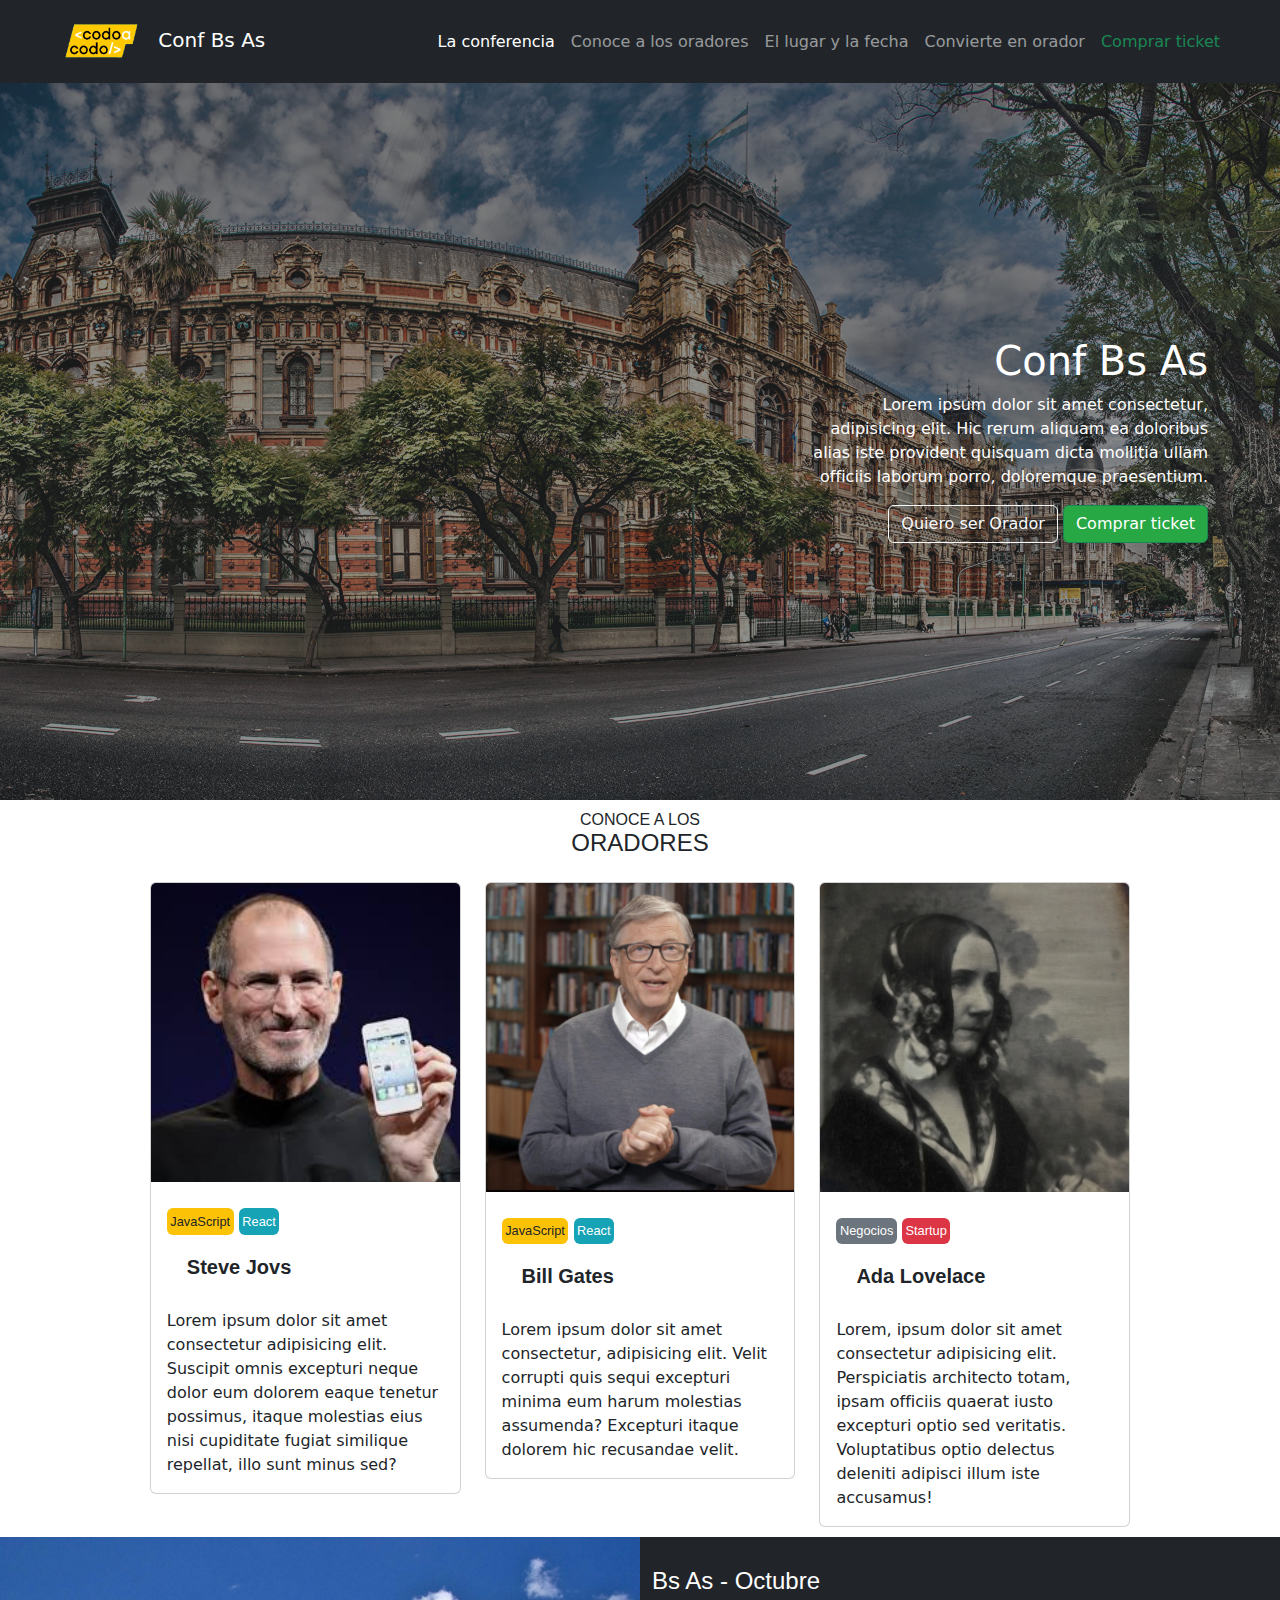
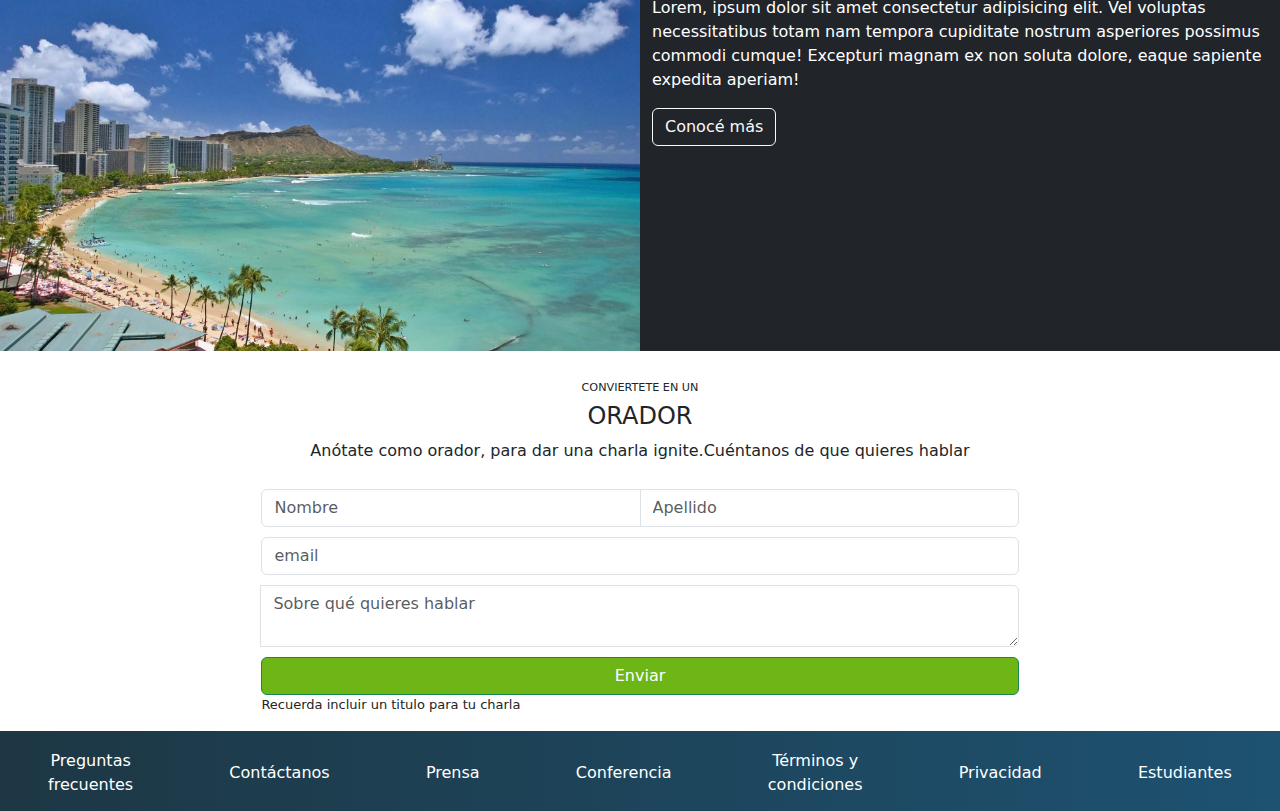
<file: src/main/webapp/index.html>
<!doctype html>
<html lang="es">

<head>
    <meta charset="utf-8">
    <meta name="viewport" content="width=device-width, initial-scale=1, shrink-to-fit=no">
    <link rel="stylesheet" href="css/bootstrap.min.css">
    <link rel="stylesheet" href="css/style.css">
    <title>Conferencia</title>
</head>

<body>
<!--header-->
<header id="header-container">
    <!-- El encabezado se cargará aquí dinámicamente con JavaScript -->
</header>

<!--imagen y texto principal-->
<div class="container-fluid">
    <div class="row flex-row-reverse imgfondo text-white align-items-center">
        <div class="col-8c col-md-4 tarjeta1">
            <h1>Conf Bs As</h1>
            <p>Lorem ipsum dolor sit amet consectetur, adipisicing elit. Hic rerum aliquam ea doloribus alias iste
                provident
                quisquam dicta mollitia ullam officiis laborum porro, doloremque praesentium.</p>
            <div class="flex">
                <button type="button" class="btn btn-outline-light">Quiero ser Orador</button>
                <button type="button" class="btn btn-success btn-comprar"><a class="nav-link"
                                                                             href="comprarTicket.html">Comprar
                    ticket</a></button>
            </div>
        </div>
    </div>
</div>
<!--tarjetas de Oradores-->
<section>
    <div class="container" id="Oradores">
        <h5 class="text-center">CONOCE A LOS</h5>
        <h2 class="text-center">ORADORES</h2>
        <div class="row row-cols-1 row-cols-md-3 g-4 tarjeta" id="oradores">
            <div class="col">
                <div class="card text-lg-start">
                    <img src="img/steve.jpg" class="card-img-top" alt="Foto Steve Jovs" loading="lazy" id="foto">
                    <div class="card-body">
                        <button type="button" class="btn btn-JavaScript">JavaScript</button>
                        <button type="button" class="btn btn-React">React</button>
                        <h5 class="card-title">Steve Jovs</h5>
                        <p class="card-text">Lorem ipsum dolor sit amet consectetur adipisicing elit. Suscipit omnis
                            excepturi
                            neque dolor eum dolorem eaque tenetur possimus, itaque molestias eius nisi cupiditate fugiat
                            similique
                            repellat, illo sunt minus sed? </p>
                    </div>
                </div>
            </div>
            <div class="col">
                <div class="card text-lg-start" id="tarjeta">
                    <img src="img/bill.jpg" class="card-img-top" alt="foto de Bill Gates" loading="lazy">
                    <div class="card-body">
                        <button type="button" class="btn btn-JavaScript">JavaScript</button>
                        <button type="button" class="btn btn-React">React</button>
                        <h5 class="card-title">Bill Gates</h5>
                        <p class="card-text">Lorem ipsum dolor sit amet consectetur, adipisicing elit. Velit corrupti
                            quis sequi
                            excepturi minima eum harum molestias assumenda? Excepturi itaque dolorem hic recusandae
                            velit.</p>
                    </div>
                </div>
            </div>
            <div class="col">
                <div class="card text-lg-start" id="tarjeta">
                    <img src="img/ada.jpeg" class="card-img-top" alt="Foto Ada" loading="lazy">
                    <div class="card-body">
                        <button type="button" class="btn btn-Negocios">Negocios</button>
                        <button type="button" class="btn btn-Startup">Startup</button>
                        <h5 class="card-title">Ada Lovelace</h5>
                        <p class="card-text">Lorem, ipsum dolor sit amet consectetur adipisicing elit. Perspiciatis
                            architecto
                            totam, ipsam officiis quaerat iusto excepturi optio sed veritatis. Voluptatibus optio
                            delectus deleniti
                            adipisci illum iste accusamus!</p>
                    </div>
                </div>
            </div>
        </div>
</section>
<!--lugar y fecha-->
<section class="row" id="Lugar">
    <img class="col-12c col-md-6 px-0" src="img/honolulu.jpg" alt="imagen playa">
    <div class="col-12  col-md-6 text-white bg-dark " id="playa">
        <h2 class="central">Bs As - Octubre</h2>
        <p>Lorem, ipsum dolor sit amet consectetur adipisicing elit. Vel voluptas necessitatibus totam nam tempora
            cupiditate nostrum asperiores possimus commodi cumque! Excepturi magnam ex non soluta dolore, eaque sapiente
            expedita aperiam!</p>
        <button type="button" class="btn btn-outline-light text-light">Conocé más</button>
    </div>
</section>
<!--quiero ser orador-->
<section>
    <div class="container text-center" id="Conviertete">
        <h6>CONVIERTETE EN UN</h6>
        <h4>ORADOR</h4>
        <p>Anótate como orador, para dar una charla ignite.Cuéntanos de que quieres hablar</p>
        <div class="row d-inline-flex formulario">
            <div class="input-group sm-3">
                <input type="text" class="form-control" placeholder="Nombre" aria-label="Nombre">
                <input type="text" class="form-control" placeholder="Apellido" aria-label="Apellido">
            </div>
            <div class="input-group sm-3">
                <input type="text" class="form-control" placeholder="email" aria-label="email">
            </div>
            <div class="input-group">
                <span class="input-text"></span>
                <textarea class="form-control" aria-label="With textarea"
                          placeholder="Sobre qué quieres hablar"></textarea>
            </div>
            <div><input class="btn btn-success enviar" type="submit" value="Enviar">
                <p class="text-start" style="font-size: small;">Recuerda incluir un titulo para tu charla</p>
            </div>
        </div>
    </div>
</section>

<footer id="footer-container">
    <!-- El pie de página se cargará aquí dinámicamente con JavaScript -->
</footer>
<!--<script src="js/bootstrap.bundle.min.js"></script>-->
<script src="js/loadHeaderFooter.js"></script>
</body>

</html>
</file>
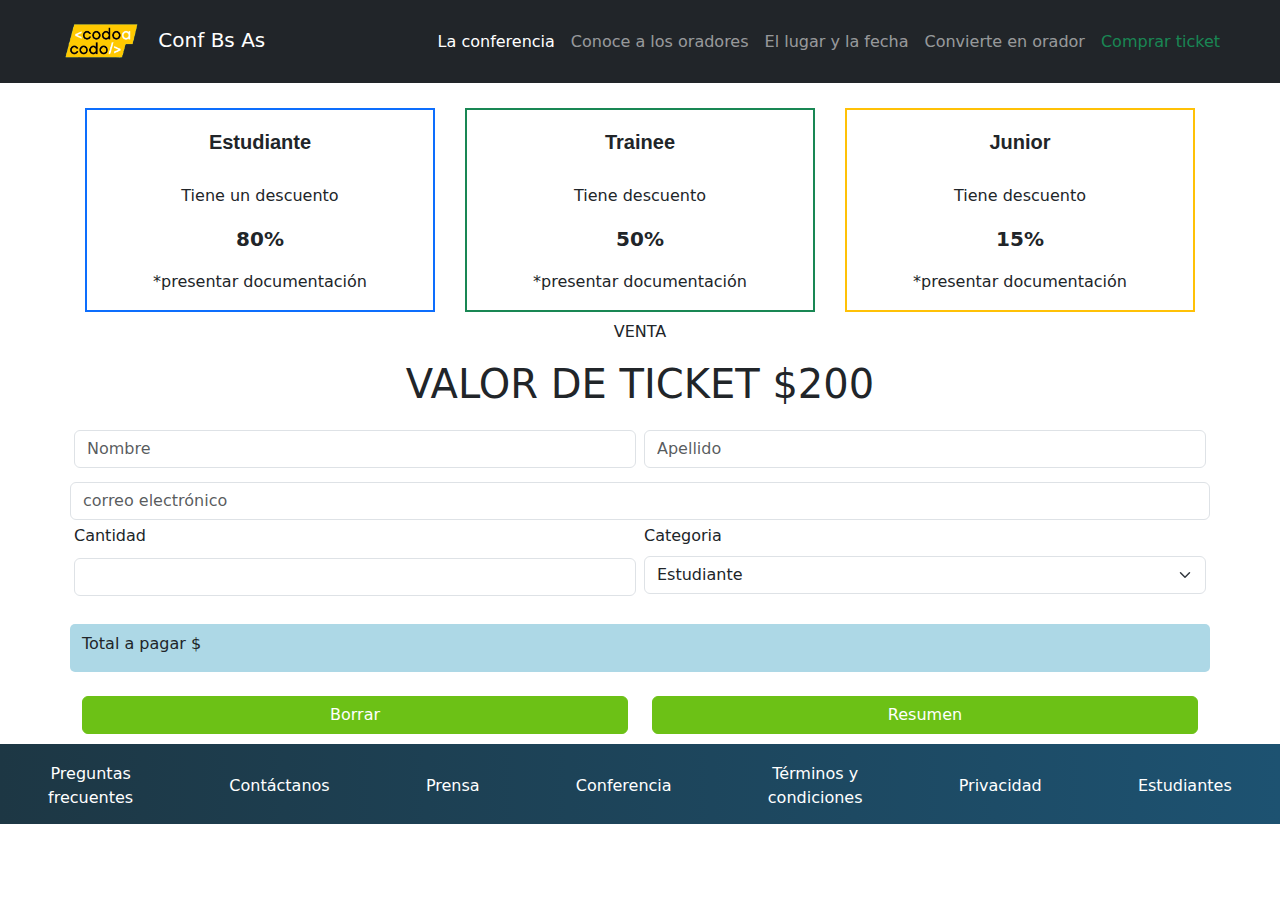
<file: src/main/webapp/comprarTicket.html>
<!DOCTYPE html>
<html lang="en">

<head>
  <meta charset="UTF-8">
  <meta name="viewport" content="width=device-width, initial-scale=1, shrink-to-fit=no">
  <link rel="stylesheet" href="css/bootstrap.min.css">
  <link rel="stylesheet" href="css/style.css">
  <title>Compra de ticket</title>
</head>

<body>
  <!--header-->
  <header id="header-container">
    <!-- El encabezado se cargará aquí dinámicamente con JavaScript -->
  </header>

  <section class="container tickets">
    <div class="row">
      <div class="col-12 col-md-4">
        <div class="card-body border border-primary border-2 my-2" id="tickets1">
          <h5 class="card-title">Estudiante</h5>
          <p class="card-text">Tiene un descuento</p>
          <p class="descuento">80%</p>
          <p>*presentar documentación</p>
        </div>
      </div>
      <div class="col-12 col-md-4">
        <div class="card-body border border-success border-2 my-2" id="tickets2">
          <h5 class="card-title">Trainee</h5>
          <p class="card-text">Tiene descuento</p>
          <p class="descuento">50%</p>
          <p>*presentar documentación</p>
        </div>
      </div>
      <div class="col-12 col-md-4">

        <div class="card-body border border-warning border-2 my-2" id="tickets3">
          <h5 class="card-title">Junior</h5>
          <p class="card-text">Tiene descuento</p>
          <p class="descuento">15%</p>
          <p>*presentar documentación</p>
        </div>
      </div>
    </div>
    <div>
      <p class="titulo">VENTA</p>
      <h1 class="sub-titulo">VALOR DE TICKET $200</h1>
    </div>

    <form action="" id="formulario">
      <div class="row">
        <div class="col p-1">
          <input type="text" class="form-control" name="nombre" id="nombre" placeholder="Nombre" aria-label="Nombre">
        </div>
        <div class="col p-1" id="categoria">
          <input type="text" class="form-control" name="apellido" id="apellido" placeholder="Apellido"
            aria-label="Apellido">
        </div>
        <div class="col-12 p-0">
          <input type="email" class="form-control" name="email" id="email" placeholder="correo electrónico">
        </div>
      </div>
      <div class="row">
        <div class="col p-1">
          <label for="cantidad" class="from-label">Cantidad</label><br>
          <input type="number" id="cantidad" name="cantidad" class="form-control">
        </div>
        <div class="col p-1">
          <label for="categoria" class="form-label">Categoria</label>
          <select id="categoriaPrecio" class="form-select" name="categoria">
            <option value="0.8">Estudiante</option>
            <option value="0.5">Trainee</option>
            <option value="0.15">Junior</option>
            <option value="1">Sin categoría</option>
          </select>
        </div>
      </div>
      <div class="row mb-3 mt-4 mb-4 valor">
        <label for="imputTotal" class="col 6 mt-2">Total a pagar $ <span id="total"></span></label>
      </div>
      <div class="row">
        <div class="d-grid gap-2 col-6 mx-auto">
          <button class="btn  btn-success" type="button" value="borrar" id="borrar">Borrar</button>
        </div>
        <div class="d-grid gap-2 col-6 mx-auto">
          <button class="btn btn-success" type="button" value="resumen" id="resumen">Resumen</button>
        </div>
      </div>
    </form>
  </section>

  <footer id="footer-container" class="footer">
    <!-- El footer de página se cargará aquí dinámicamente con JavaScript -->
  </footer>

  <script src="js/loadHeaderFooter.js"></script>
  <script src="js/borrar_formulario.js"></script>

  <script>
    const botonResumen = document.getElementById("resumen");
    botonResumen.addEventListener("click", function (event) {
      event.preventDefault();
      const totalSpan = document.getElementById("total");
      const cantidad = parseInt(document.getElementById("cantidad").value);
      const categoria = parseFloat(document.getElementById("categoriaPrecio").value);

      //calcular el precio total
      const precioPorTicket = 200;
      const precioTotal = (categoria === 1)
        ? cantidad * precioPorTicket
        : cantidad * (precioPorTicket - (precioPorTicket * categoria))


      //Mostrar precio totalen el campo "Total a pagar"
      totalSpan.textContent = precioTotal.toFixed(2);
      console.log("Cantidad: " + cantidad);
      console.log("Categoría: " + categoria);
    })  
  </script>

</body>

</html>
</file>
<file: src/main/webapp/css/style.css>
.encabezado{
    margin: 0 40px;
}
.imgfondo{
    background-image:url("../img/hawaii.jpg");     
    background-position: center;
    background-size: cover;  
    background-color: rgb(78, 80, 80);
    background-blend-mode: soft-light;
    margin-top: 5em;
    height: 80vh;    
    text-align: right;
}
.tarjeta1{
    margin-right: 60px;

}
.btn-comprar{
background: rgb(39,168,68);
}  

h5{
    font-family:Arial, Helvetica, sans-serif ;
    font-size: 1em;
    margin-top: 10px;
    margin-bottom: 0px;
}
h2{
     margin-top: 0%;
    font-family:Arial, Helvetica, sans-serif ;
    font-size: 1.5em; 
    margin-bottom: 0px;
  
}
.tarjeta{
    
   width:90%;
   margin: auto;
}
#oradores{
    margin-bottom: 10px;
}
  
.btn-JavaScript{
    margin-top: 10px;
    padding: 0.2em;
    background: rgb(252, 194, 6);    
    font-size: 0.8em;
    font-family: 'Inter', sans-serif;
}
.btn-React{
    margin-top: 10px;
    padding: 0.2em;
    color: white;
    font-size: 0.8em;
    background: rgb(22,163, 181);
    font-family: 'Inter', sans-serif;
}
.btn-Negocios{
    margin-top: 10px;
    padding: 0.2em;
    color: white;
    font-size: 0.8em;
    background:rgb(108,117,126);
    font-family: 'Inter', sans-serif;
}
.btn-Startup{
    margin-top: 10px;
    padding: 0.2em;
    color: white;
    font-size: 0.8em;
    background:rgba(220, 53,70);
    font-family: 'Inter', sans-serif;
}
.card-title{
    font-weight: bold;
    margin-top: 0;
    margin-bottom: 10px;

}
#info-central{

    margin-bottom: 20px;
}
.imagen-playa{
    background-image: url(/assets/img/honolulu.jpg);

    
}
.card-title{    
 padding: 20px;  
   
}
.central{
margin-top: 30px;
}
h6{
    font-size: 0.7em;
    font-weight: 300;
    margin-top: 30px;
}
.formulario{    
    width: 70%;
}
.form-control{
    margin-top: 10px;
}
.enviar{
    width: 100%;
    margin-top: 10px;
    background: rgb(110, 181, 22);
}
/*formulario2*/
.tickets{ 
    margin-top: 100px; 
      
}
#tickets1,#tickets2,#tickets3{  
    text-align: center;
    margin:0 3px;
}
.card-title{
    font-size:20px;
}
.descuento{
   font-weight: bolder;
   font-size: 20px;
}
.titulo{
    text-align: center;
}
.sub-titulo{
    text-align: center;
}

.valor{
    background-color: lightblue;
    border-radius: 5px;
    height: 3em;   
    margin-bottom: 10px;
}

#borrar{    
    border-color: rgb(108, 193, 22);
    background-color: rgb(108 , 193, 22);
    color:white;       
    margin-bottom: 10px;
    
    
}
#resumen{
    border-color: rgb(108, 193, 22);
    background-color:rgb(108, 193, 22) ;
    color:white;   
    margin-bottom: 10px;
    
}
.footer{
    height: 80px;
    text-align: start;    
    background:linear-gradient( to right, rgb(29,55,68),rgb(29,82,113));
    margin:auto;
}
.a-nav{
    padding-top: 10px;
    color:white;
    text-decoration: none;
    background-position: center ;
    margin:auto;
}
</file>
